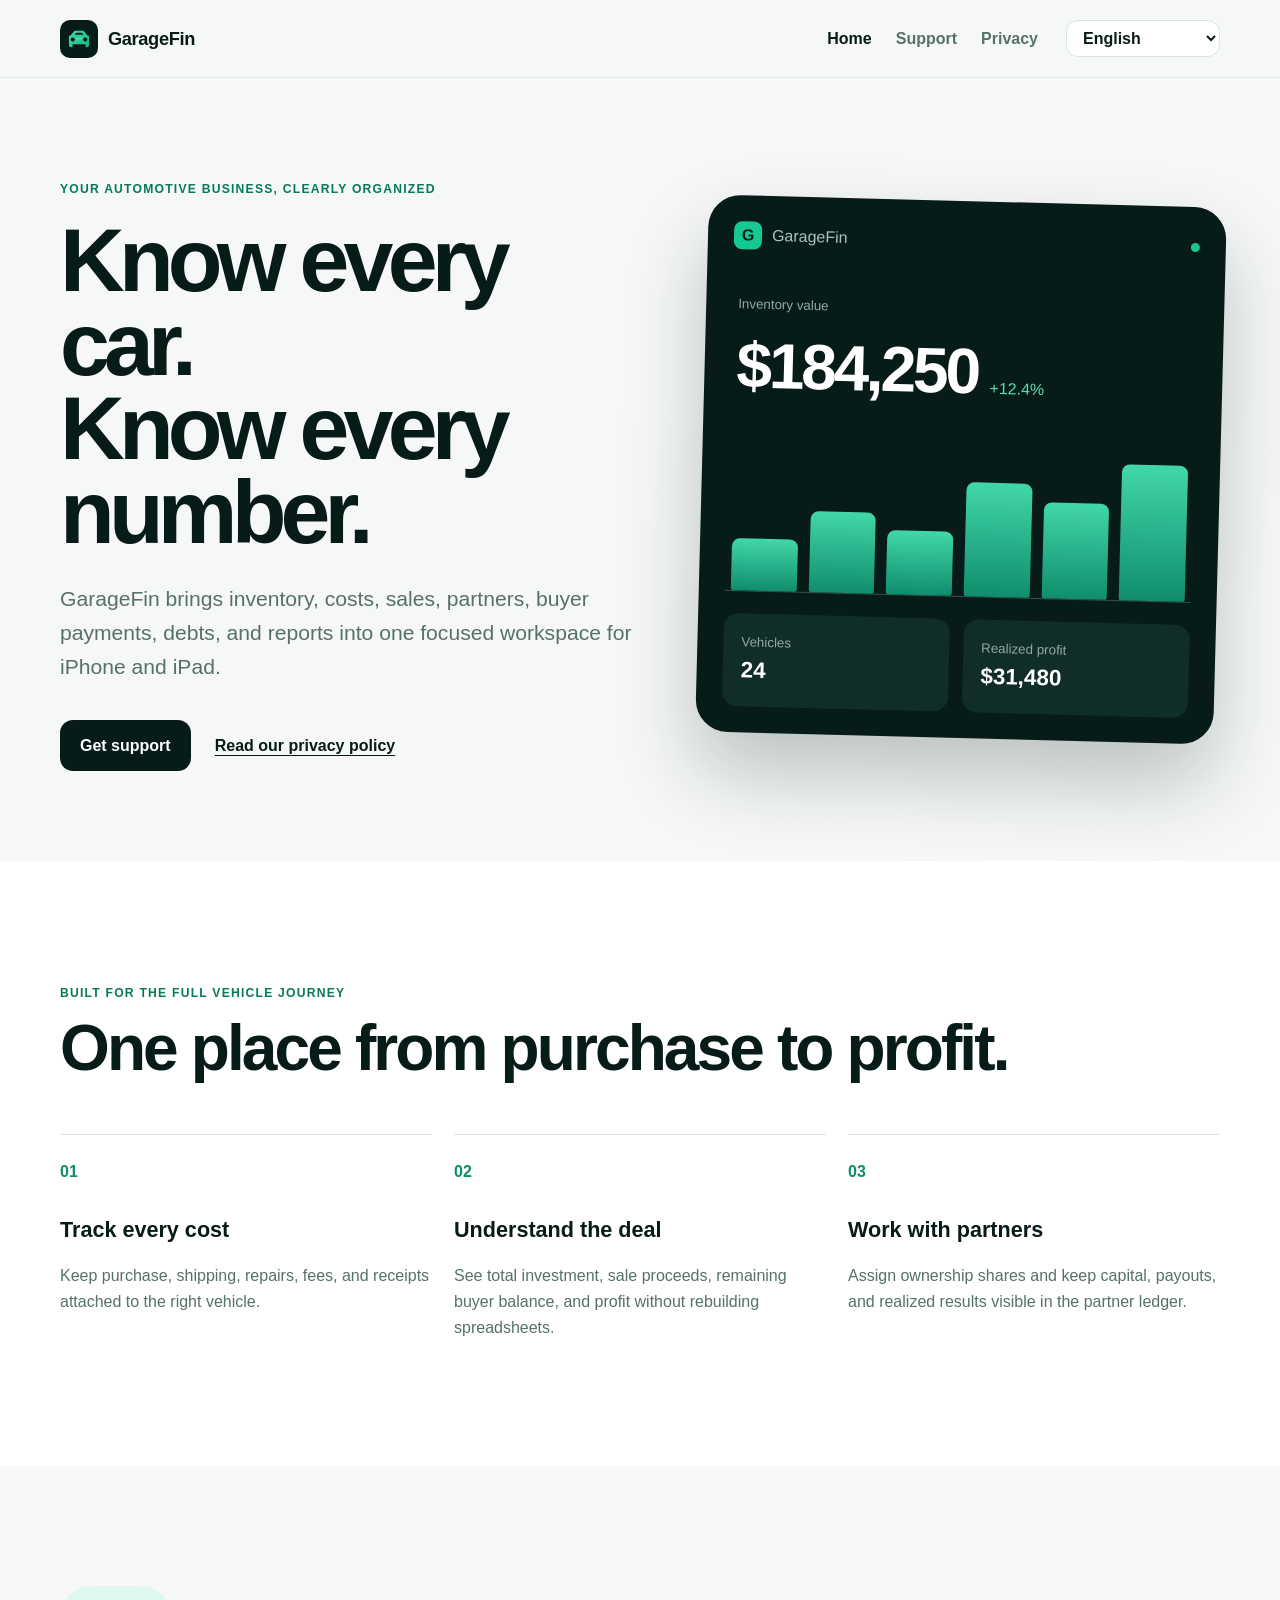
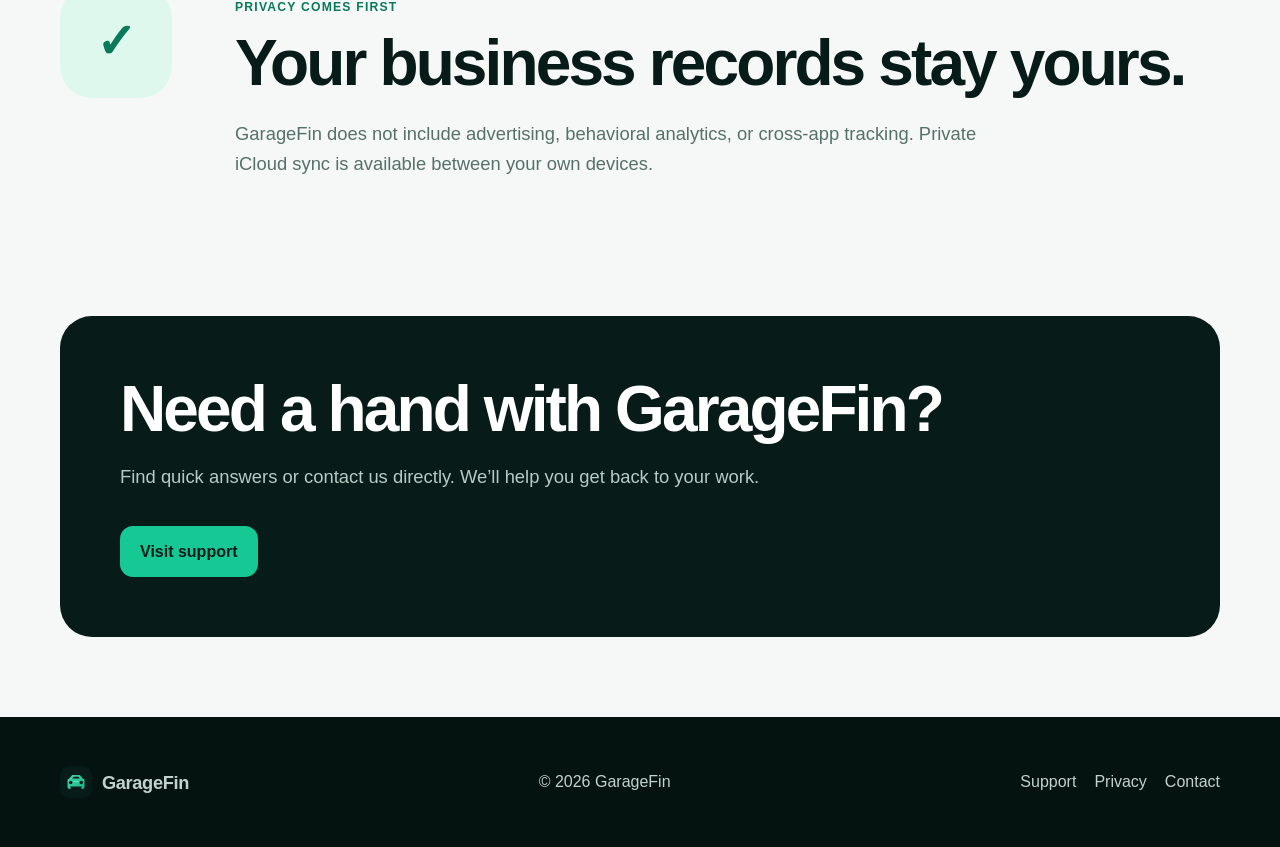
<file: index.html>
<!doctype html>
<html lang="en" dir="ltr">
<head>
    <meta charset="utf-8">
    <meta name="viewport" content="width=device-width, initial-scale=1">
    <meta name="description" content="GarageFin — vehicle inventory, costs, sales, partners, debts, and reports in one private workspace.">
    <meta name="theme-color" content="#071b18">
    <title>GarageFin</title>
    <link rel="icon" href="assets/mark.svg" type="image/svg+xml">
    <link rel="stylesheet" href="assets/styles.css">
    <script src="assets/app.js" defer></script>
</head>
<body data-page="home">
    <a class="skip" href="#main" data-i18n="skip">Skip to content</a>
    <header class="site-header">
        <a class="brand" href="./" aria-label="GarageFin home">
            <img src="assets/mark.svg" alt="" width="38" height="38">
            <span>GarageFin</span>
        </a>
        <nav aria-label="Primary navigation">
            <a href="./" aria-current="page" data-i18n="navHome">Home</a>
            <a href="support/" data-i18n="navSupport">Support</a>
            <a href="privacy/" data-i18n="navPrivacy">Privacy</a>
        </nav>
        <label class="language"><span class="sr-only" data-i18n="language">Language</span><select data-language aria-label="Language"></select></label>
    </header>
    <main id="main">
        <section class="hero wrap">
            <div class="hero-copy">
                <p class="eyebrow" data-i18n="eyebrow">Your automotive business, clearly organized</p>
                <h1 data-i18n="heroTitle">Know every car.<br>Know every number.</h1>
                <p class="lead" data-i18n="heroBody">GarageFin brings inventory, costs, sales, partners, buyer payments, debts, and reports into one focused workspace for iPhone and iPad.</p>
                <div class="actions"><a class="button" href="support/" data-i18n="getSupport">Get support</a><a class="text-link" href="privacy/" data-i18n="readPrivacy">Read our privacy policy</a></div>
            </div>
            <div class="dashboard" aria-hidden="true">
                <div class="dash-top"><span class="mini-mark">G</span><span>GarageFin</span><i></i></div>
                <div class="metric"><small data-i18n="demoInventory">Inventory value</small><strong>$184,250</strong><span class="positive">+12.4%</span></div>
                <div class="chart"><b style="height:35%"></b><b style="height:54%"></b><b style="height:43%"></b><b style="height:76%"></b><b style="height:64%"></b><b style="height:91%"></b></div>
                <div class="dash-grid"><div><small data-i18n="demoVehicles">Vehicles</small><strong>24</strong></div><div><small data-i18n="demoProfit">Realized profit</small><strong>$31,480</strong></div></div>
            </div>
        </section>
        <section class="feature-band">
            <div class="wrap"><p class="section-kicker" data-i18n="builtFor">Built for the full vehicle journey</p><h2 data-i18n="onePlace">One place from purchase to profit.</h2>
                <div class="features">
                    <article><span>01</span><h3 data-i18n="f1Title">Track every cost</h3><p data-i18n="f1Body">Keep purchase, shipping, repairs, fees, and receipts attached to the right vehicle.</p></article>
                    <article><span>02</span><h3 data-i18n="f2Title">Understand the deal</h3><p data-i18n="f2Body">See total investment, sale proceeds, remaining buyer balance, and profit without rebuilding spreadsheets.</p></article>
                    <article><span>03</span><h3 data-i18n="f3Title">Work with partners</h3><p data-i18n="f3Body">Assign ownership shares and keep capital, payouts, and realized results visible in the partner ledger.</p></article>
                </div>
            </div>
        </section>
        <section class="privacy-callout wrap"><div class="shield">✓</div><div><p class="section-kicker" data-i18n="privacyFirst">Privacy comes first</p><h2 data-i18n="yourRecords">Your business records stay yours.</h2><p data-i18n="privacyShort">GarageFin does not include advertising, behavioral analytics, or cross-app tracking. Private iCloud sync is available between your own devices.</p></div></section>
        <section class="cta wrap"><h2 data-i18n="needHelp">Need a hand with GarageFin?</h2><p data-i18n="supportPromise">Find quick answers or contact us directly. We’ll help you get back to your work.</p><a class="button light" href="support/" data-i18n="visitSupport">Visit support</a></section>
    </main>
    <footer><div class="wrap"><div class="brand"><img src="assets/mark.svg" alt="" width="32" height="32"><span>GarageFin</span></div><p>© <span data-year></span> GarageFin</p><div><a href="support/" data-i18n="navSupport">Support</a><a href="privacy/" data-i18n="navPrivacy">Privacy</a><a href="mailto:mygaragefin@gmail.com" data-i18n="contact">Contact</a></div></div></footer>
</body>
</html>
</file>
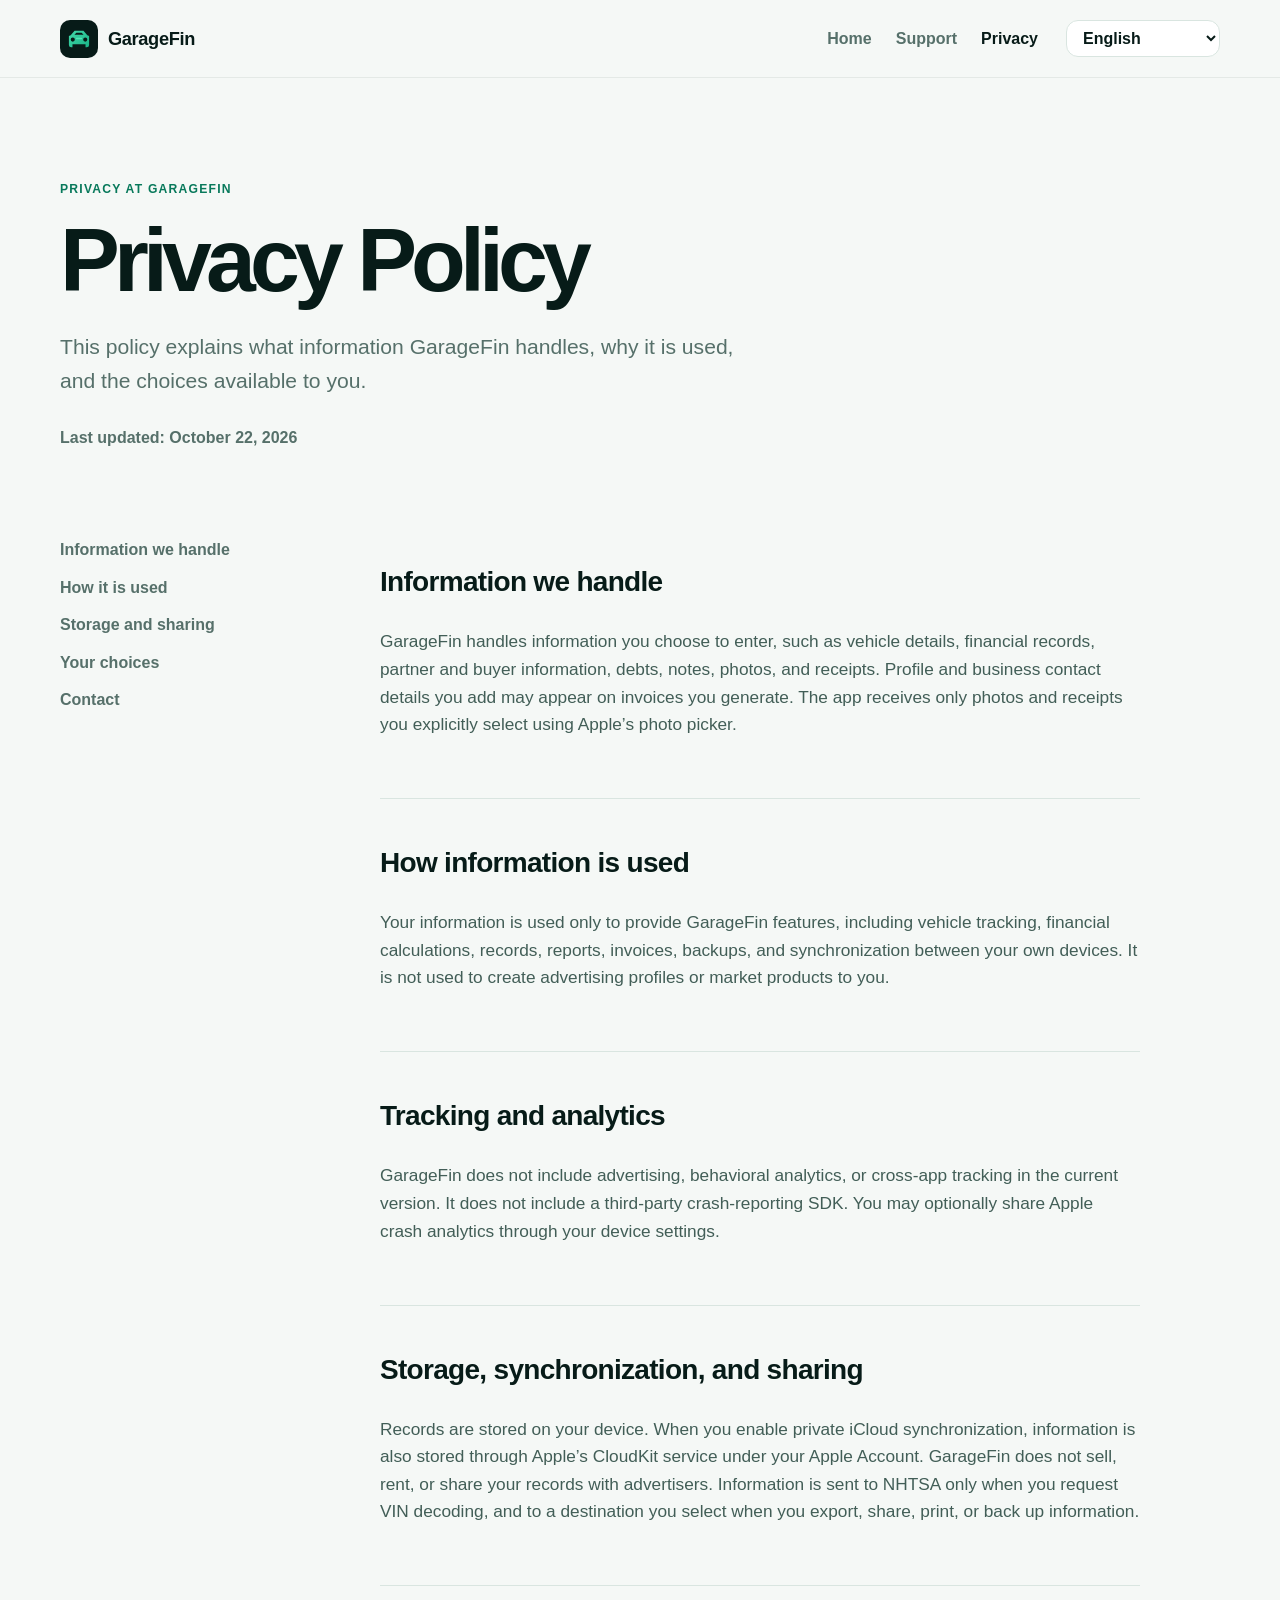
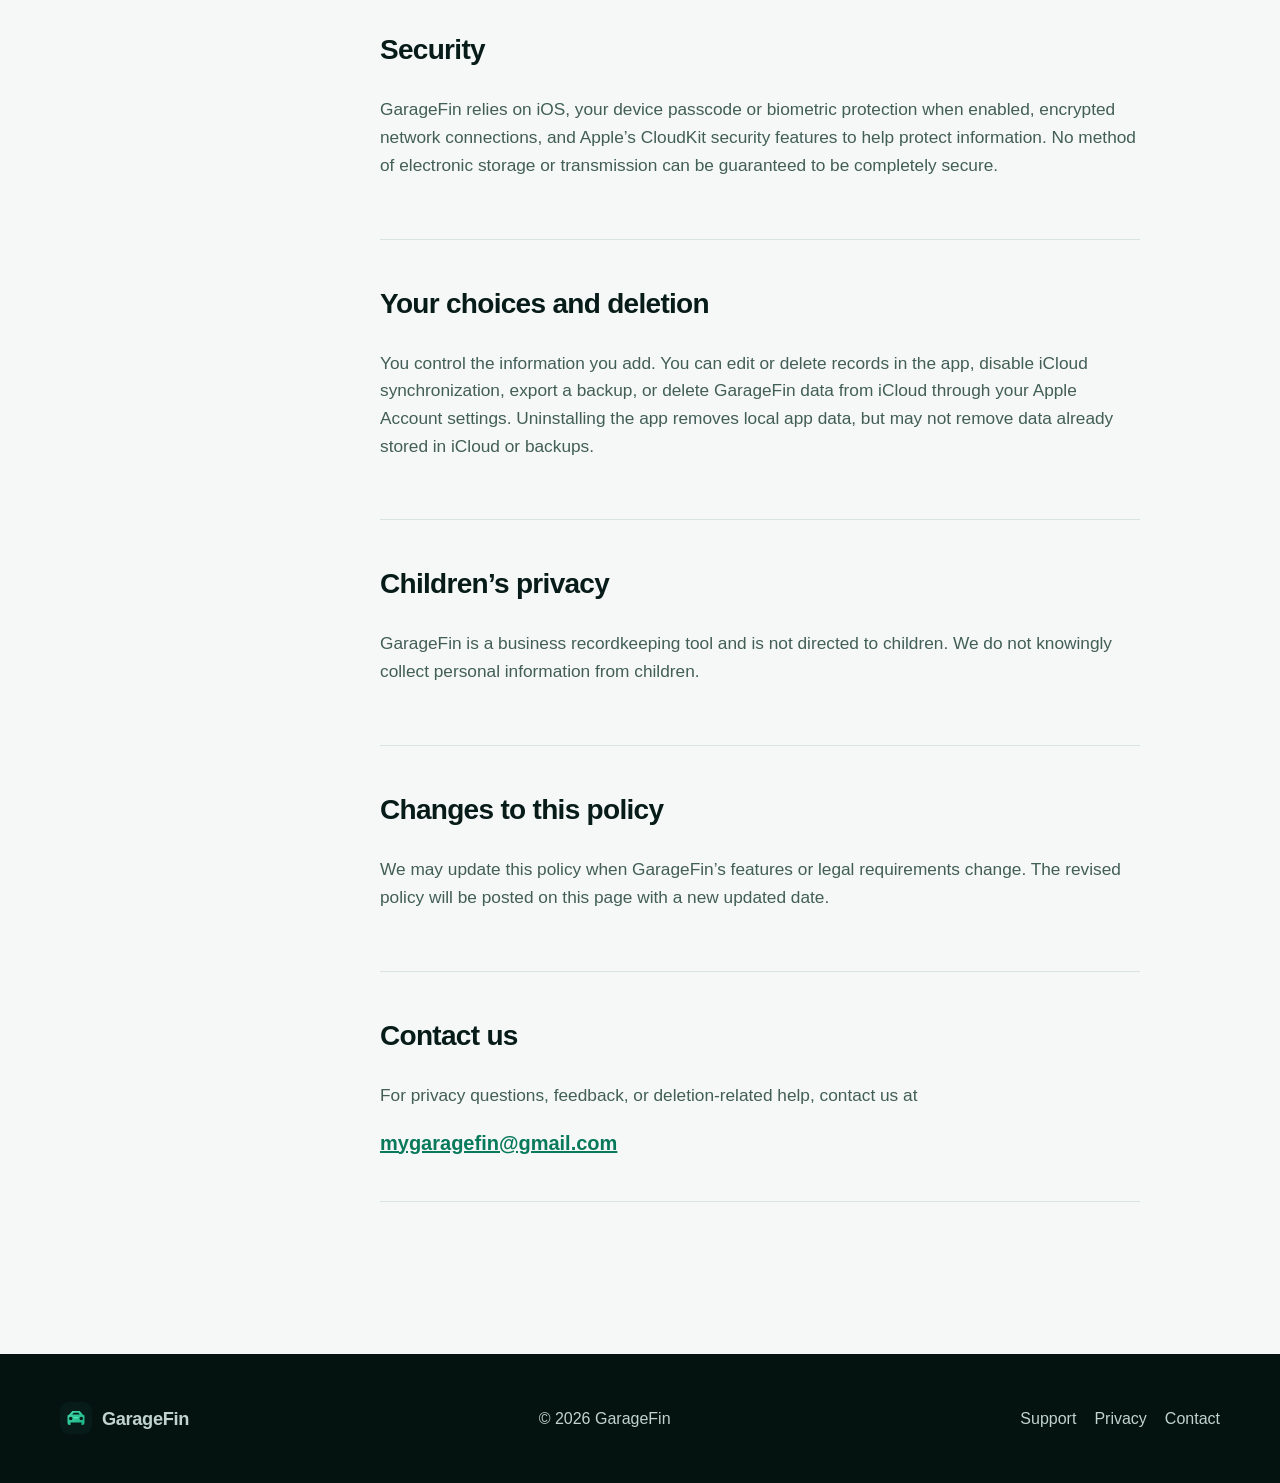
<file: privacy/index.html>
<!doctype html><html lang="en" dir="ltr"><head><meta charset="utf-8"><meta name="viewport" content="width=device-width, initial-scale=1"><meta name="description" content="GarageFin privacy policy."><meta name="theme-color" content="#071b18"><title>Privacy Policy — GarageFin</title><link rel="icon" href="../assets/mark.svg" type="image/svg+xml"><link rel="stylesheet" href="../assets/styles.css"><script src="../assets/app.js" defer></script></head>
<body data-page="privacy"><a class="skip" href="#main" data-i18n="skip">Skip to content</a><header class="site-header"><a class="brand" href="../"><img src="../assets/mark.svg" alt="" width="38" height="38"><span>GarageFin</span></a><nav><a href="../" data-i18n="navHome">Home</a><a href="../support/" data-i18n="navSupport">Support</a><a href="./" aria-current="page" data-i18n="navPrivacy">Privacy</a></nav><label class="language"><span class="sr-only" data-i18n="language">Language</span><select data-language aria-label="Language"></select></label></header>
<main id="main" class="policy"><section class="page-hero wrap"><p class="eyebrow" data-i18n="privacyEyebrow">Privacy at GarageFin</p><h1 data-i18n="privacyTitle">Privacy Policy</h1><p class="lead" data-i18n="privacyIntro">This policy explains what information GarageFin handles, why it is used, and the choices available to you.</p><p class="updated" data-i18n="updated">Last updated: October 22, 2026</p></section>
<div class="policy-layout wrap"><aside><nav aria-label="Policy sections"><a href="#collect" data-i18n="pNav1">Information we handle</a><a href="#use" data-i18n="pNav2">How it is used</a><a href="#store" data-i18n="pNav3">Storage and sharing</a><a href="#choices" data-i18n="pNav4">Your choices</a><a href="#contact" data-i18n="contact">Contact</a></nav></aside><article>
<section id="collect"><h2 data-i18n="p1Title">Information we handle</h2><p data-i18n="p1Body">GarageFin handles information you choose to enter, such as vehicle details, financial records, partner and buyer information, debts, notes, photos, and receipts. Profile and business contact details you add may appear on invoices you generate. The app receives only photos and receipts you explicitly select using Apple’s photo picker.</p></section>
<section id="use"><h2 data-i18n="p2Title">How information is used</h2><p data-i18n="p2Body">Your information is used only to provide GarageFin features, including vehicle tracking, financial calculations, records, reports, invoices, backups, and synchronization between your own devices. It is not used to create advertising profiles or market products to you.</p></section>
<section><h2 data-i18n="p3Title">Tracking and analytics</h2><p data-i18n="p3Body">GarageFin does not include advertising, behavioral analytics, or cross-app tracking in the current version. It does not include a third-party crash-reporting SDK. You may optionally share Apple crash analytics through your device settings.</p></section>
<section id="store"><h2 data-i18n="p4Title">Storage, synchronization, and sharing</h2><p data-i18n="p4Body">Records are stored on your device. When you enable private iCloud synchronization, information is also stored through Apple’s CloudKit service under your Apple Account. GarageFin does not sell, rent, or share your records with advertisers. Information is sent to NHTSA only when you request VIN decoding, and to a destination you select when you export, share, print, or back up information.</p></section>
<section><h2 data-i18n="p5Title">Security</h2><p data-i18n="p5Body">GarageFin relies on iOS, your device passcode or biometric protection when enabled, encrypted network connections, and Apple’s CloudKit security features to help protect information. No method of electronic storage or transmission can be guaranteed to be completely secure.</p></section>
<section id="choices"><h2 data-i18n="p6Title">Your choices and deletion</h2><p data-i18n="p6Body">You control the information you add. You can edit or delete records in the app, disable iCloud synchronization, export a backup, or delete GarageFin data from iCloud through your Apple Account settings. Uninstalling the app removes local app data, but may not remove data already stored in iCloud or backups.</p></section>
<section><h2 data-i18n="p7Title">Children’s privacy</h2><p data-i18n="p7Body">GarageFin is a business recordkeeping tool and is not directed to children. We do not knowingly collect personal information from children.</p></section>
<section><h2 data-i18n="p8Title">Changes to this policy</h2><p data-i18n="p8Body">We may update this policy when GarageFin’s features or legal requirements change. The revised policy will be posted on this page with a new updated date.</p></section>
<section id="contact"><h2 data-i18n="p9Title">Contact us</h2><p data-i18n="p9Body">For privacy questions, feedback, or deletion-related help, contact us at</p><a class="email-link" href="mailto:mygaragefin@gmail.com">mygaragefin@gmail.com</a></section>
</article></div></main>
<footer><div class="wrap"><div class="brand"><img src="../assets/mark.svg" alt="" width="32" height="32"><span>GarageFin</span></div><p>© <span data-year></span> GarageFin</p><div><a href="../support/" data-i18n="navSupport">Support</a><a href="./" data-i18n="navPrivacy">Privacy</a><a href="mailto:mygaragefin@gmail.com" data-i18n="contact">Contact</a></div></div></footer></body></html>
</file>
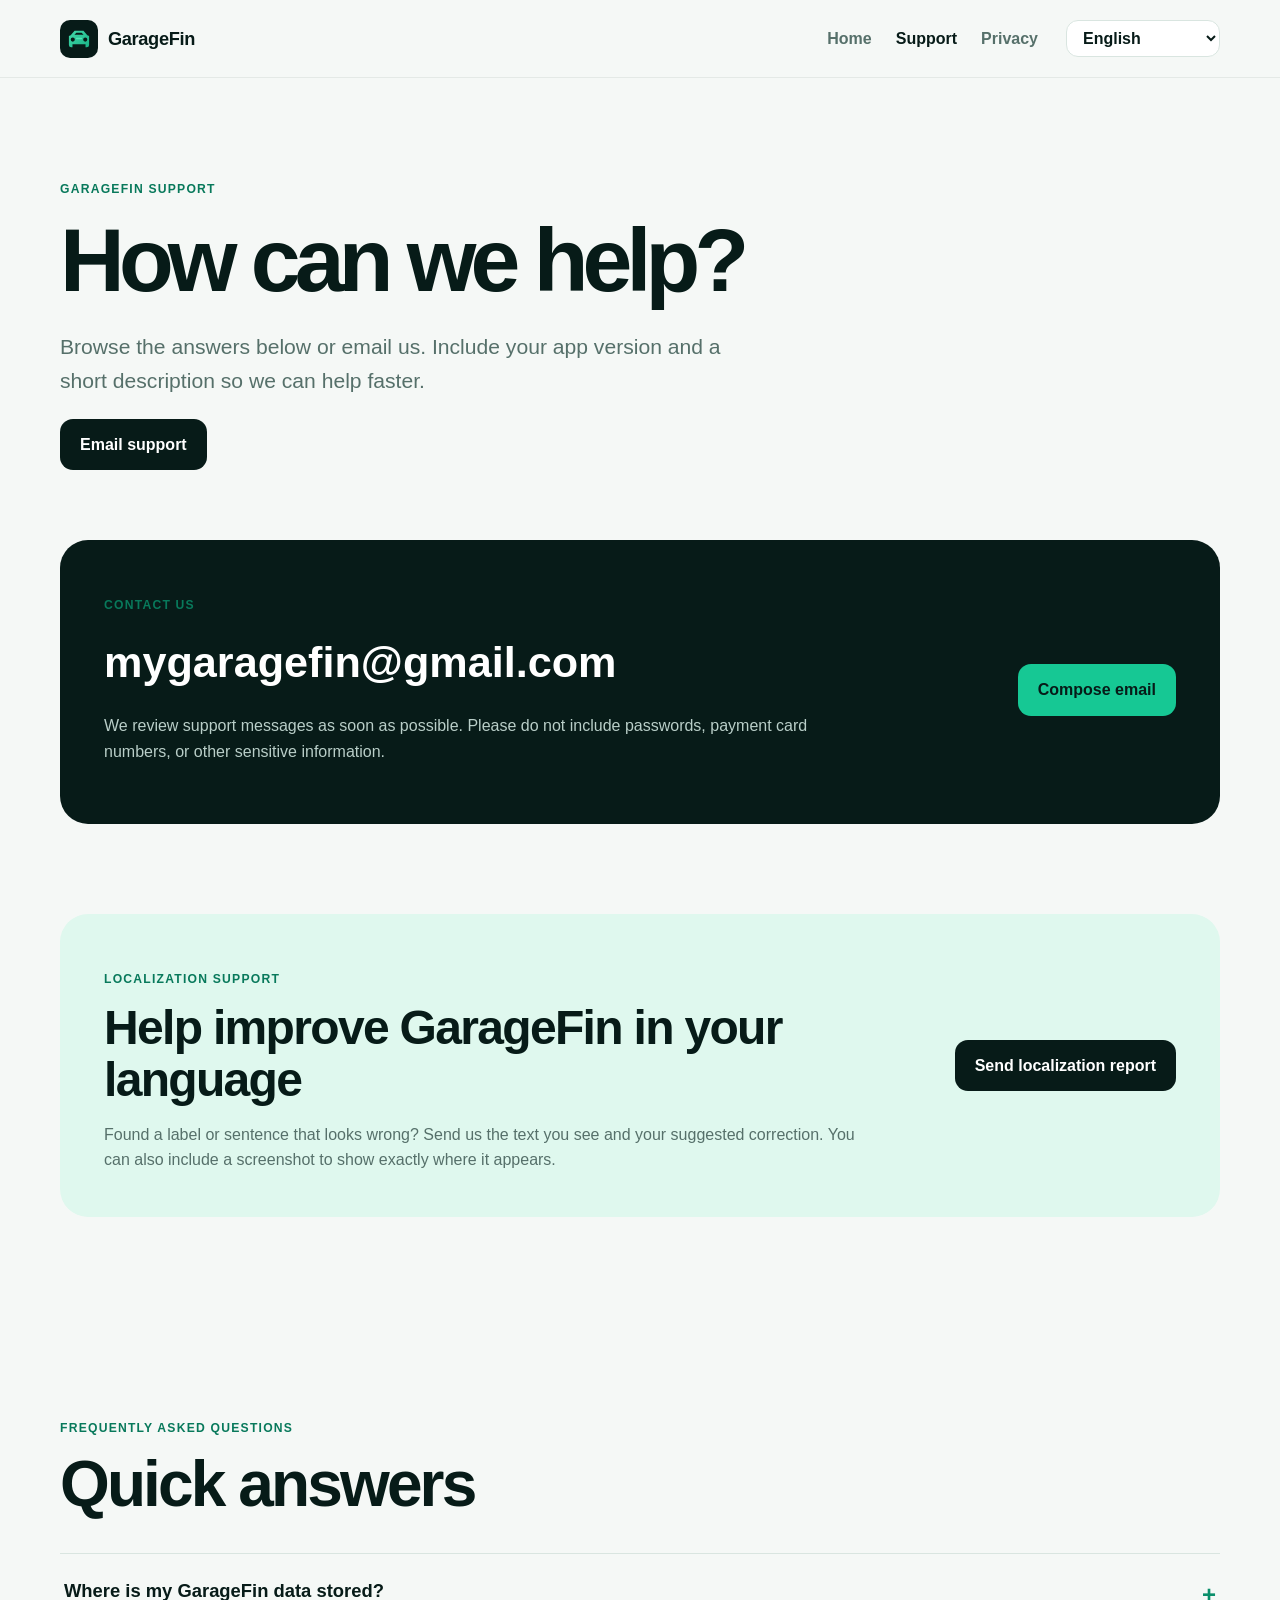
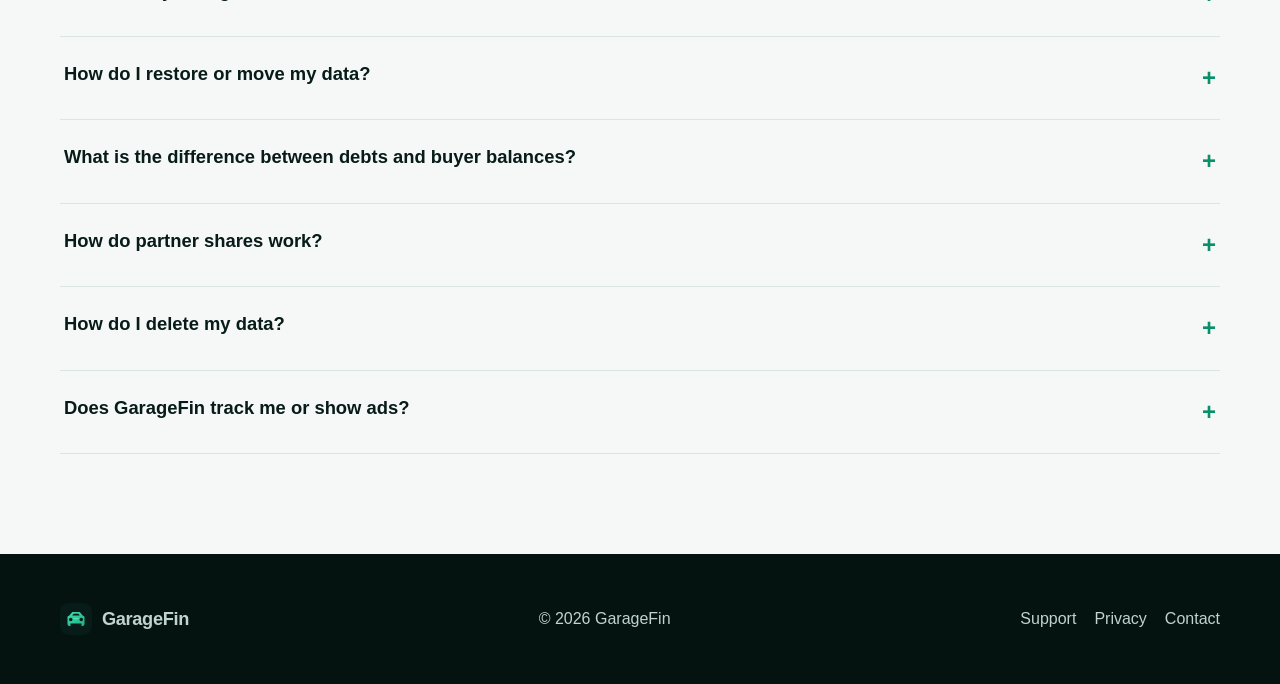
<file: support/index.html>
<!doctype html><html lang="en" dir="ltr"><head><meta charset="utf-8"><meta name="viewport" content="width=device-width, initial-scale=1"><meta name="description" content="GarageFin support, contact information, and frequently asked questions."><meta name="theme-color" content="#071b18"><title>Support — GarageFin</title><link rel="icon" href="../assets/mark.svg" type="image/svg+xml"><link rel="stylesheet" href="../assets/styles.css"><link rel="stylesheet" href="../assets/support.css"><script src="../assets/app.js" defer></script></head>
<body data-page="support"><a class="skip" href="#main" data-i18n="skip">Skip to content</a><header class="site-header"><a class="brand" href="../"><img src="../assets/mark.svg" alt="" width="38" height="38"><span>GarageFin</span></a><nav><a href="../" data-i18n="navHome">Home</a><a href="./" aria-current="page" data-i18n="navSupport">Support</a><a href="../privacy/" data-i18n="navPrivacy">Privacy</a></nav><label class="language"><span class="sr-only" data-i18n="language">Language</span><select data-language aria-label="Language"></select></label></header>
<main id="main"><section class="page-hero wrap"><p class="eyebrow" data-i18n="supportEyebrow">GarageFin Support</p><h1 data-i18n="supportTitle">How can we help?</h1><p class="lead" data-i18n="supportIntro">Browse the answers below or email us. Include your app version and a short description so we can help faster.</p><a class="button" href="mailto:mygaragefin@gmail.com?subject=GarageFin%20Support" data-i18n="emailSupport">Email support</a></section>
<section class="contact-card wrap"><div><p class="section-kicker" data-i18n="contactUs">Contact us</p><h2>mygaragefin@gmail.com</h2><p data-i18n="response">We review support messages as soon as possible. Please do not include passwords, payment card numbers, or other sensitive information.</p></div><a class="button light" href="mailto:mygaragefin@gmail.com?subject=GarageFin%20Support" data-i18n="composeEmail">Compose email</a></section>
<section class="localization-card wrap" aria-labelledby="localization-title"><div><p class="section-kicker" data-i18n="localizationLabel">Localization support</p><h2 id="localization-title" data-i18n="localizationTitle">Help improve GarageFin in your language</h2><p data-i18n="localizationIntro">Found a label or sentence that looks wrong? Send us the text you see and your suggested correction. You can also include a screenshot to show exactly where it appears.</p></div><a class="button" href="./localization/" data-i18n="sendLocalizationReport">Send localization report</a></section>
<section class="faq wrap"><p class="section-kicker" data-i18n="faqLabel">Frequently asked questions</p><h2 data-i18n="quickAnswers">Quick answers</h2><div class="faq-list">
<details><summary data-i18n="q1">Where is my GarageFin data stored?</summary><p data-i18n="a1">Your records are stored on your device. If you enable iCloud sync, they are also stored privately in your iCloud account so they can stay in sync across your own devices.</p></details>
<details><summary data-i18n="q2">How do I restore or move my data?</summary><p data-i18n="a2">Use GarageFin’s backup and restore tools in Settings. You can also enable iCloud sync on devices signed in to the same Apple Account.</p></details>
<details><summary data-i18n="q3">What is the difference between debts and buyer balances?</summary><p data-i18n="a3">Debts are standalone amounts you owe or are owed. A buyer balance belongs to a sold vehicle and changes as you record installments in Buyer Payments.</p></details>
<details><summary data-i18n="q4">How do partner shares work?</summary><p data-i18n="a4">Assign partners to a vehicle and choose percentages or fixed amounts. GarageFin uses those shares to divide the vehicle’s realized profit or loss.</p></details>
<details><summary data-i18n="q5">How do I delete my data?</summary><p data-i18n="a5">You can delete records and sessions inside the app. You can also remove GarageFin’s iCloud data from your Apple Account settings. Contact us if you need guidance.</p></details>
<details><summary data-i18n="q6">Does GarageFin track me or show ads?</summary><p data-i18n="a6">No. GarageFin does not include advertising, behavioral analytics, or cross-app tracking in the current version.</p></details>
</div></section></main>
<footer><div class="wrap"><div class="brand"><img src="../assets/mark.svg" alt="" width="32" height="32"><span>GarageFin</span></div><p>© <span data-year></span> GarageFin</p><div><a href="./" data-i18n="navSupport">Support</a><a href="../privacy/" data-i18n="navPrivacy">Privacy</a><a href="mailto:mygaragefin@gmail.com" data-i18n="contact">Contact</a></div></div></footer></body></html>
</file>
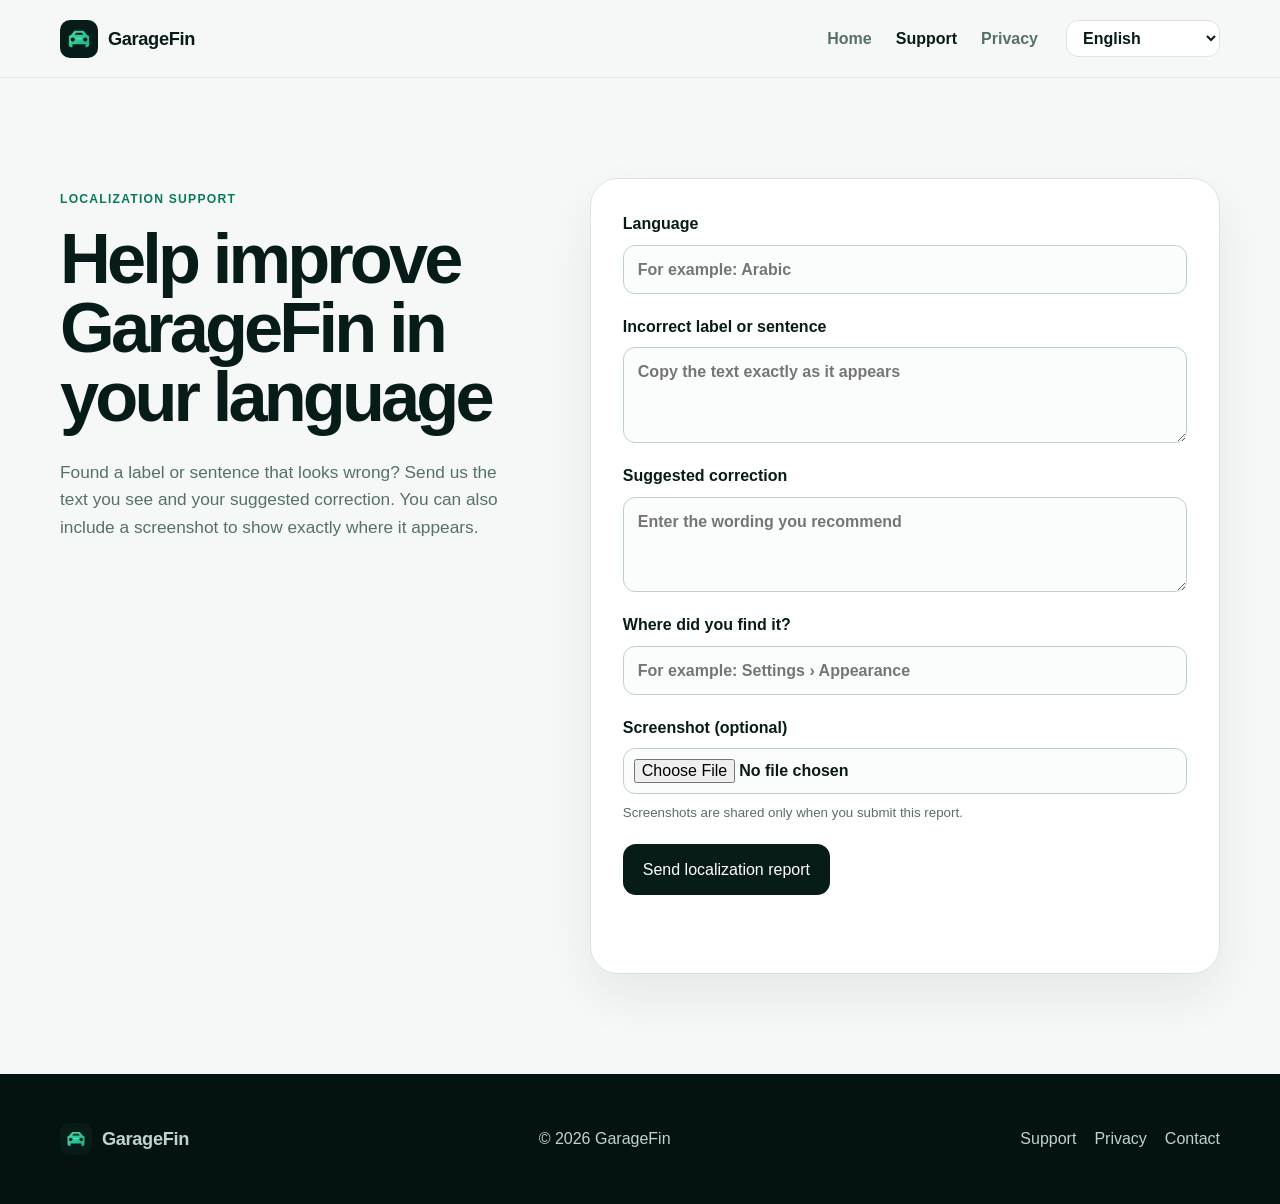
<file: support/localization/index.html>
<!doctype html><html lang="en" dir="ltr"><head><meta charset="utf-8"><meta name="viewport" content="width=device-width, initial-scale=1"><meta name="description" content="Report a GarageFin localization issue and suggest the correct wording."><meta name="theme-color" content="#071b18"><title>Localization Support — GarageFin</title><link rel="icon" href="../../assets/mark.svg" type="image/svg+xml"><link rel="stylesheet" href="../../assets/styles.css"><link rel="stylesheet" href="../../assets/support.css"><script src="../../assets/app.js" defer></script></head>
<body data-page="support"><a class="skip" href="#main" data-i18n="skip">Skip to content</a><header class="site-header"><a class="brand" href="../../"><img src="../../assets/mark.svg" alt="" width="38" height="38"><span>GarageFin</span></a><nav><a href="../../" data-i18n="navHome">Home</a><a href="../" aria-current="page" data-i18n="navSupport">Support</a><a href="../../privacy/" data-i18n="navPrivacy">Privacy</a></nav><label class="language"><span class="sr-only" data-i18n="language">Language</span><select data-language aria-label="Language"></select></label></header>
<main id="main"><section class="localization-report wrap" aria-labelledby="localization-title"><div class="localization-copy"><p class="section-kicker" data-i18n="localizationLabel">Localization support</p><h1 id="localization-title" data-i18n="localizationTitle">Help improve GarageFin in your language</h1><p data-i18n="localizationIntro">Found a label or sentence that looks wrong? Send us the text you see and your suggested correction. You can also include a screenshot to show exactly where it appears.</p></div><form class="localization-form" data-localization-form><label><span data-i18n="reportLanguage">Language</span><input name="language" type="text" required autocomplete="language" data-i18n-placeholder="reportLanguagePlaceholder" placeholder="For example: Arabic"></label><label><span data-i18n="wrongText">Incorrect label or sentence</span><textarea name="wrongText" rows="3" required data-i18n-placeholder="wrongTextPlaceholder" placeholder="Copy the text exactly as it appears"></textarea></label><label><span data-i18n="correctText">Suggested correction</span><textarea name="correctText" rows="3" required data-i18n-placeholder="correctTextPlaceholder" placeholder="Enter the wording you recommend"></textarea></label><label><span data-i18n="whereFound">Where did you find it?</span><input name="location" type="text" data-i18n-placeholder="whereFoundPlaceholder" placeholder="For example: Settings › Appearance"></label><label><span data-i18n="optionalScreenshot">Screenshot (optional)</span><input name="screenshot" type="file" accept="image/*"><small data-i18n="screenshotHint">Screenshots are shared only when you submit this report.</small></label><button class="button" type="submit" data-i18n="sendLocalizationReport">Send localization report</button><p class="form-status" data-report-status aria-live="polite"></p></form></section></main>
<footer><div class="wrap"><div class="brand"><img src="../../assets/mark.svg" alt="" width="32" height="32"><span>GarageFin</span></div><p>© <span data-year></span> GarageFin</p><div><a href="../" data-i18n="navSupport">Support</a><a href="../../privacy/" data-i18n="navPrivacy">Privacy</a><a href="mailto:mygaragefin@gmail.com" data-i18n="contact">Contact</a></div></div></footer></body></html>
</file>
<file: assets/styles.css>
:root{--ink:#071b18;--green:#16c894;--mint:#dff8ee;--paper:#f5f8f6;--muted:#56706a;--line:#d9e5e0;--white:#fff;--radius:22px}*{box-sizing:border-box}html{scroll-behavior:smooth}body{margin:0;color:var(--ink);background:var(--paper);font-family:-apple-system,BlinkMacSystemFont,"Segoe UI","Noto Sans Arabic","Noto Sans Georgian",sans-serif;line-height:1.6;font-size:16px}a{color:inherit}.wrap{width:min(1160px,calc(100% - 40px));margin-inline:auto}.skip{position:fixed;inset-inline-start:16px;top:-80px;z-index:10;background:#fff;padding:10px 16px;border-radius:10px}.skip:focus{top:12px}.site-header{height:78px;display:flex;align-items:center;gap:28px;padding:0 max(24px,calc((100% - 1160px)/2));background:rgba(245,248,246,.92);backdrop-filter:blur(14px);position:sticky;top:0;z-index:5;border-bottom:1px solid rgba(7,27,24,.07)}.brand{display:flex;align-items:center;gap:10px;text-decoration:none;font-weight:760;font-size:1.14rem;letter-spacing:-.02em}.site-header nav{display:flex;gap:24px;margin-inline-start:auto}.site-header nav a{text-decoration:none;color:var(--muted);font-weight:600}.site-header nav a:hover,.site-header nav a[aria-current=page]{color:var(--ink)}.language select{font:inherit;font-weight:600;border:1px solid var(--line);background:var(--white);border-radius:12px;padding:8px 34px 8px 12px;color:var(--ink)}.hero{display:grid;grid-template-columns:1.05fr .95fr;gap:70px;align-items:center;min-height:690px;padding-block:90px}.eyebrow,.section-kicker{color:#08795b;font-weight:750;text-transform:uppercase;letter-spacing:.1em;font-size:.76rem}.hero h1,.page-hero h1{font-size:clamp(3rem,7vw,6.2rem);line-height:.94;letter-spacing:-.065em;margin:18px 0 28px}.lead{font-size:clamp(1.08rem,2vw,1.32rem);color:var(--muted);max-width:690px}.actions{display:flex;gap:24px;align-items:center;margin-top:36px;flex-wrap:wrap}.button{display:inline-flex;align-items:center;justify-content:center;background:var(--ink);color:#fff;text-decoration:none;padding:13px 20px;border-radius:13px;font-weight:720}.text-link{font-weight:700;text-underline-offset:4px}.dashboard{background:var(--ink);color:white;border-radius:32px;padding:26px;box-shadow:0 40px 80px rgba(7,27,24,.24);transform:rotate(1.5deg)}.dash-top{display:flex;gap:10px;align-items:center;color:#a9c2ba}.dash-top i{width:9px;height:9px;background:var(--green);border-radius:50%;margin-inline-start:auto}.mini-mark{display:grid;place-items:center;width:28px;height:28px;background:var(--green);color:var(--ink);border-radius:8px;font-weight:900}.metric{padding:44px 6px 24px}.metric small,.dash-grid small{display:block;color:#91aaa3}.metric strong{font-size:clamp(2.6rem,5vw,4.6rem);letter-spacing:-.05em}.positive{color:#53e0b5;margin-inline-start:12px}.chart{height:150px;display:flex;align-items:end;gap:12px;border-bottom:1px solid #34504a;padding:0 6px}.chart b{flex:1;background:linear-gradient(#42d7a9,#108d6d);border-radius:8px 8px 2px 2px}.dash-grid{display:grid;grid-template-columns:1fr 1fr;gap:14px;margin-top:22px}.dash-grid div{background:#102d27;padding:18px;border-radius:15px}.dash-grid strong{display:block;font-size:1.4rem}.feature-band{background:#fff;padding:110px 0}.feature-band h2,.privacy-callout h2,.faq h2,.cta h2{font-size:clamp(2rem,5vw,4rem);letter-spacing:-.045em;line-height:1.05;margin:10px 0 52px}.features{display:grid;grid-template-columns:repeat(3,1fr);gap:22px}.features article{border-top:1px solid var(--line);padding-top:24px}.features article span{color:#0a8f6b;font-weight:800}.features h3{font-size:1.35rem;margin:28px 0 8px}.features p{color:var(--muted)}.privacy-callout{display:grid;grid-template-columns:130px 1fr;gap:45px;padding-block:120px;align-items:start}.shield{width:112px;height:112px;display:grid;place-items:center;border-radius:32px;background:var(--mint);color:#08795b;font-size:3rem;font-weight:900}.privacy-callout h2{margin-bottom:22px}.privacy-callout p:last-child{color:var(--muted);font-size:1.15rem;max-width:760px}.cta{background:var(--ink);color:#fff;border-radius:32px;margin-bottom:80px;padding:60px}.cta h2{margin:0 0 18px}.cta p{color:#b5ccc5;font-size:1.15rem}.button.light{background:var(--green);color:var(--ink);margin-top:16px}footer{background:#041310;color:#c1d3ce;padding:36px 0}footer .wrap{display:flex;align-items:center;gap:30px}footer p{margin-inline:auto}footer .wrap>div:last-child{display:flex;gap:18px}footer a{text-decoration:none}.page-hero{padding-block:90px 70px}.page-hero h1{font-size:clamp(3.3rem,7vw,6rem)}.updated{color:var(--muted);font-weight:650;margin-top:28px}.contact-card{background:var(--ink);color:#fff;border-radius:28px;padding:44px;display:flex;align-items:center;justify-content:space-between;gap:30px}.contact-card h2{font-size:clamp(1.5rem,4vw,2.7rem);margin:6px 0}.contact-card p:last-child{color:#b9cec8;max-width:730px}.faq{padding-block:100px}.faq h2{margin-bottom:35px}.faq-list{border-top:1px solid var(--line)}details{border-bottom:1px solid var(--line);padding:22px 4px}summary{font-weight:750;font-size:1.15rem;cursor:pointer;list-style:none;display:flex;justify-content:space-between;gap:15px}summary:after{content:"+";font-size:1.5rem;color:#0a8f6b}details[open] summary:after{content:"–"}details p{color:var(--muted);max-width:850px}.policy-layout{display:grid;grid-template-columns:240px 1fr;gap:80px;padding-bottom:110px}.policy-layout aside nav{position:sticky;top:110px;display:grid;gap:12px}.policy-layout aside a{color:var(--muted);text-decoration:none;font-weight:650}.policy-layout article{max-width:760px}.policy-layout article section{padding:0 0 42px;margin-bottom:42px;border-bottom:1px solid var(--line);scroll-margin-top:110px}.policy-layout article h2{font-size:1.75rem;letter-spacing:-.025em}.policy-layout article p{color:#425e57;font-size:1.08rem}.email-link{font-size:1.25rem;font-weight:750;color:#08795b}.sr-only{position:absolute;width:1px;height:1px;overflow:hidden;clip:rect(0,0,0,0)}:focus-visible{outline:3px solid #30d9a8;outline-offset:3px}@media(max-width:800px){.site-header{height:auto;padding:14px 20px;flex-wrap:wrap;gap:12px}.site-header nav{order:3;width:100%;justify-content:space-between;gap:8px}.language{margin-inline-start:auto}.hero{grid-template-columns:1fr;min-height:auto;padding-block:64px;gap:45px}.dashboard{transform:none}.features{grid-template-columns:1fr}.privacy-callout{grid-template-columns:1fr;padding-block:80px}.cta{padding:38px 26px;border-radius:0;width:100%;margin-bottom:0}.contact-card{border-radius:0;width:100%;padding:38px 24px;display:block}.policy-layout{grid-template-columns:1fr;gap:40px}.policy-layout aside nav{position:static;grid-template-columns:1fr 1fr}.page-hero{padding-block:60px 42px}footer .wrap{flex-direction:column;text-align:center}footer p{margin:0}html[dir=rtl] .dashboard{transform:none}}@media(prefers-reduced-motion:reduce){html{scroll-behavior:auto}}
</file>
<file: assets/support.css>
.localization-report { display: grid; grid-template-columns: .85fr 1.15fr; gap: 64px; padding-block: 100px; }
.localization-copy h2 { font-size: clamp(2rem, 4.5vw, 3.8rem); line-height: 1.05; letter-spacing: -.045em; margin: 10px 0 24px; }
.localization-copy p:last-child { color: var(--muted); font-size: 1.08rem; }
.localization-form { background: #fff; border: 1px solid var(--line); border-radius: 28px; padding: 32px; display: grid; gap: 20px; box-shadow: 0 22px 50px rgba(7, 27, 24, .07); }
.localization-form label { display: grid; gap: 8px; font-weight: 700; }
.localization-form input, .localization-form textarea { width: 100%; border: 1px solid #bfd0ca; border-radius: 12px; padding: 12px 14px; background: #fbfdfc; color: var(--ink); font: inherit; line-height: 1.45; resize: vertical; }
.localization-form input:focus, .localization-form textarea:focus { border-color: #0a8f6b; outline: 3px solid rgba(22, 200, 148, .2); }
.localization-form input[type="file"] { padding: 10px; }
.localization-form small { color: var(--muted); font-weight: 500; }
.localization-form .button { border: 0; font: inherit; cursor: pointer; justify-self: start; }
.form-status { color: #08795b; font-weight: 650; margin: 0; min-height: 1.6em; }
.localization-card { background: var(--mint); border-radius: 28px; padding: 44px; display: flex; align-items: center; justify-content: space-between; gap: 40px; margin-block: 90px; }
.localization-card h2 { font-size: clamp(1.8rem, 4vw, 3rem); line-height: 1.08; letter-spacing: -.035em; margin: 8px 0 14px; }
.localization-card p:last-child { color: var(--muted); max-width: 760px; margin-bottom: 0; }
.localization-card .button { flex: 0 0 auto; }
.localization-copy h1 { font-size: clamp(2.6rem, 5.5vw, 5rem); line-height: .98; letter-spacing: -.055em; margin: 14px 0 28px; }
@media (max-width: 800px) {
  .localization-report { grid-template-columns: 1fr; gap: 32px; padding-block: 70px; }
  .localization-form { padding: 24px; border-radius: 20px; }
  .localization-card { display: block; border-radius: 0; width: 100%; padding: 38px 24px; margin-block: 64px; }
  .localization-card .button { margin-top: 24px; }
}
</file>
